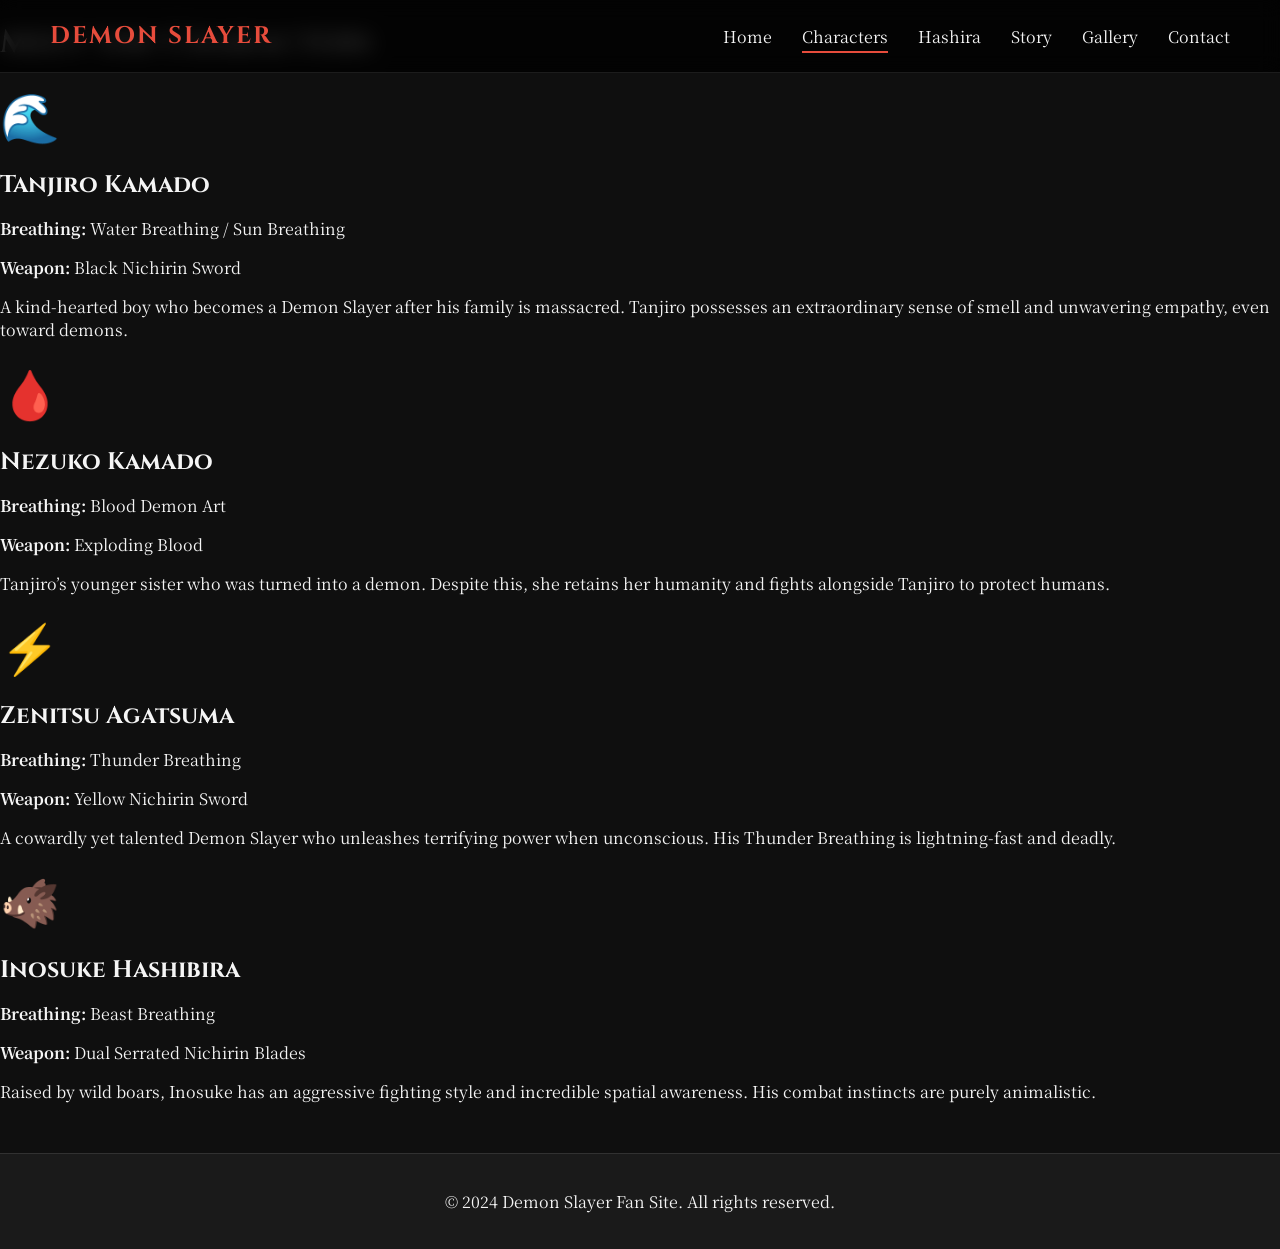
<file: characters.html>
<!DOCTYPE html>
<html lang="en">

<head>
    <meta charset="UTF-8">
    <meta name="viewport" content="width=device-width, initial-scale=1.0">
    <title>Characters - Demon Slayer</title>
    <link rel="stylesheet" href="assets/css/variables.css">
    <link rel="stylesheet" href="assets/css/style.css">
    <link
        href="https://fonts.googleapis.com/css2?family=Cinzel:wght@400;700&family=Noto+Serif+JP:wght@400;700&display=swap"
        rel="stylesheet">
</head>

<body>
    <nav class="navbar">
        <div class="logo">Demon Slayer</div>
        <ul class="nav-links">
            <li><a href="index.html">Home</a></li>
            <li><a href="characters.html" class="active">Characters</a></li>
            <li><a href="hashira.html">Hashira</a></li>
            <li><a href="story.html">Story</a></li>
            <li><a href="gallery.html">Gallery</a></li>
            <li><a href="contact.html">Contact</a></li>
        </ul>
    </nav>

    <main>
        <h1>Meet the Characters</h1>
        <div id="characters-container"></div>
    </main>

    <footer>
        <p>&copy; 2024 Demon Slayer Fan Site. All rights reserved.</p>
    </footer>

    <script src="assets/js/main.js"></script>
    <script src="assets/js/characters.js"></script>
</body>

</html>
</file>
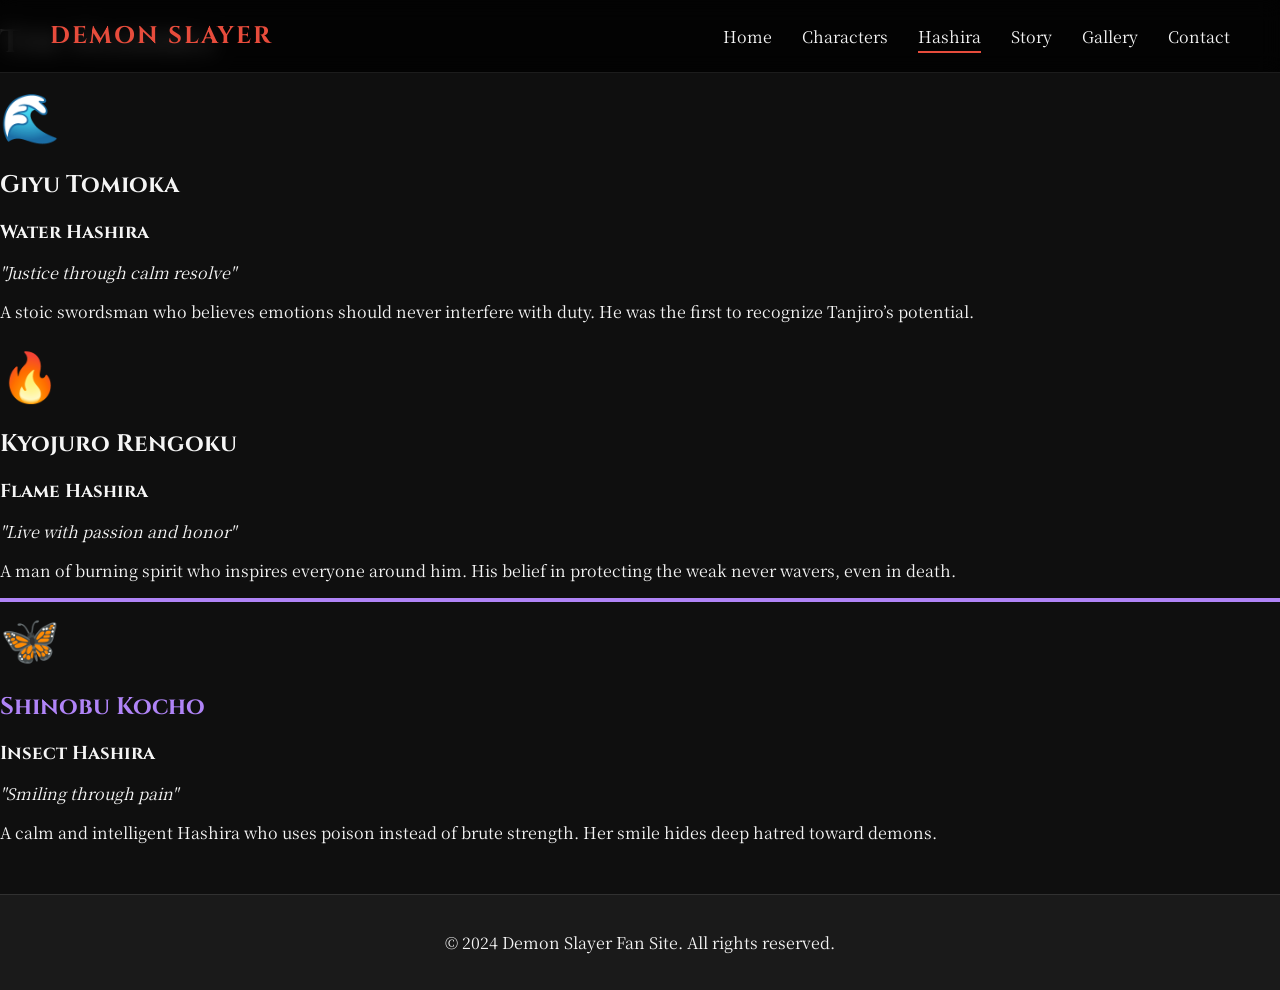
<file: hashira.html>
<!DOCTYPE html>
<html lang="en">

<head>
    <meta charset="UTF-8">
    <meta name="viewport" content="width=device-width, initial-scale=1.0">
    <title>Hashira - Demon Slayer</title>
    <link rel="stylesheet" href="assets/css/variables.css">
    <link rel="stylesheet" href="assets/css/style.css">
    <link
        href="https://fonts.googleapis.com/css2?family=Cinzel:wght@400;700&family=Noto+Serif+JP:wght@400;700&display=swap"
        rel="stylesheet">
</head>

<body>
    <nav class="navbar">
        <div class="logo">Demon Slayer</div>
        <ul class="nav-links">
            <li><a href="index.html">Home</a></li>
            <li><a href="characters.html">Characters</a></li>
            <li><a href="hashira.html" class="active">Hashira</a></li>
            <li><a href="story.html">Story</a></li>
            <li><a href="gallery.html">Gallery</a></li>
            <li><a href="contact.html">Contact</a></li>
        </ul>
    </nav>

    <main>
        <h1>The Hashira</h1>
        <div id="hashira-grid"></div>
    </main>

    <footer>
        <p>&copy; 2024 Demon Slayer Fan Site. All rights reserved.</p>
    </footer>

    <script src="assets/js/main.js"></script>
    <script src="assets/js/hashira.js"></script>
</body>

</html>
</file>
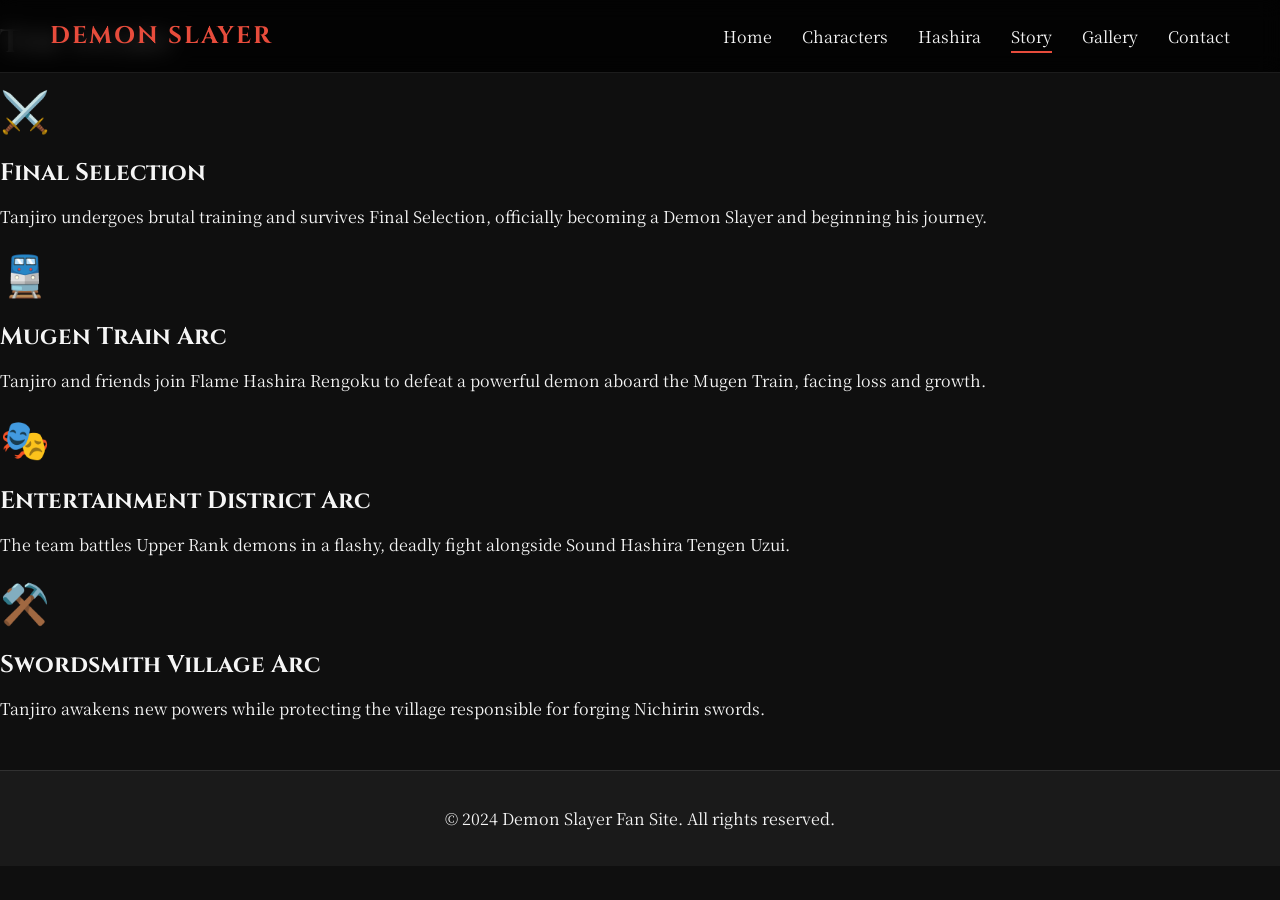
<file: story.html>
<!DOCTYPE html>
<html lang="en">

<head>
    <meta charset="UTF-8">
    <meta name="viewport" content="width=device-width, initial-scale=1.0">
    <title>Story - Demon Slayer</title>
    <link rel="stylesheet" href="assets/css/variables.css">
    <link rel="stylesheet" href="assets/css/style.css">
    <link
        href="https://fonts.googleapis.com/css2?family=Cinzel:wght@400;700&family=Noto+Serif+JP:wght@400;700&display=swap"
        rel="stylesheet">
</head>

<body>
    <nav class="navbar">
        <div class="logo">Demon Slayer</div>
        <ul class="nav-links">
            <li><a href="index.html">Home</a></li>
            <li><a href="characters.html">Characters</a></li>
            <li><a href="hashira.html">Hashira</a></li>
            <li><a href="story.html" class="active">Story</a></li>
            <li><a href="gallery.html">Gallery</a></li>
            <li><a href="contact.html">Contact</a></li>
        </ul>
    </nav>

    <main>
        <h1>The Story</h1>
        <div id="timeline"></div>
    </main>

    <footer>
        <p>&copy; 2024 Demon Slayer Fan Site. All rights reserved.</p>
    </footer>

    <script src="assets/js/main.js"></script>
    <script src="assets/js/story.js"></script>
</body>

</html>
</file>
<file: assets/css/variables.css>
:root {
    /* Colors */
    --primary-bg: #0f0f0f;
    --secondary-bg: #1a1a1a;
    --text-color: #f5f5f5;
    --accent-color: #e74c3c; /* Red/Blood */
    --tanjiro-green: #2ecc71;
    --tanjiro-black: #000000;
    --zenitsu-yellow: #f1c40f;
    --inosuke-blue: #3498db;
    --nezuko-pink: #e91e63;
    
    /* Fonts */
    --font-heading: 'Cinzel', serif;
    --font-body: 'Noto Serif JP', serif;
    
    /* Spacing */
    --spacing-sm: 8px;
    --spacing-md: 16px;
    --spacing-lg: 32px;
    --spacing-xl: 64px;
}

body {
    background-color: var(--primary-bg);
    color: var(--text-color);
    font-family: var(--font-body);
    margin: 0;
    padding: 0;
    overflow-x: hidden;
}

h1, h2, h3, h4, h5, h6 {
    font-family: var(--font-heading);
    margin-bottom: var(--spacing-md);
}

a {
    text-decoration: none;
    color: inherit;
    transition: color 0.3s ease;
}

ul {
    list-style: none;
    padding: 0;
    margin: 0;
}
</file>
<file: assets/css/style.css>
/* Global Styles */
* {
    box-sizing: border-box;
}

/* Navbar */
.navbar {
    display: flex;
    justify-content: space-between;
    align-items: center;
    padding: 20px 50px;
    background: rgba(0, 0, 0, 0.8);
    position: fixed;
    width: 100%;
    top: 0;
    z-index: 1000;
    backdrop-filter: blur(10px);
    border-bottom: 1px solid rgba(255, 255, 255, 0.1);
}

.logo {
    font-family: var(--font-heading);
    font-size: 1.5rem;
    font-weight: bold;
    color: var(--accent-color);
    text-transform: uppercase;
    letter-spacing: 2px;
}

.nav-links {
    display: flex;
    gap: 30px;
}

.nav-links li a {
    font-size: 1rem;
    position: relative;
    padding-bottom: 5px;
}

.nav-links li a::after {
    content: '';
    position: absolute;
    width: 0;
    height: 2px;
    bottom: 0;
    left: 0;
    background-color: var(--accent-color);
    transition: width 0.3s ease;
}

.nav-links li a:hover::after,
.nav-links li a.active::after {
    width: 100%;
}

/* Footer */
footer {
    text-align: center;
    padding: 20px;
    background: var(--secondary-bg);
    margin-top: 50px;
    border-top: 1px solid rgba(255, 255, 255, 0.1);
}
</file>
